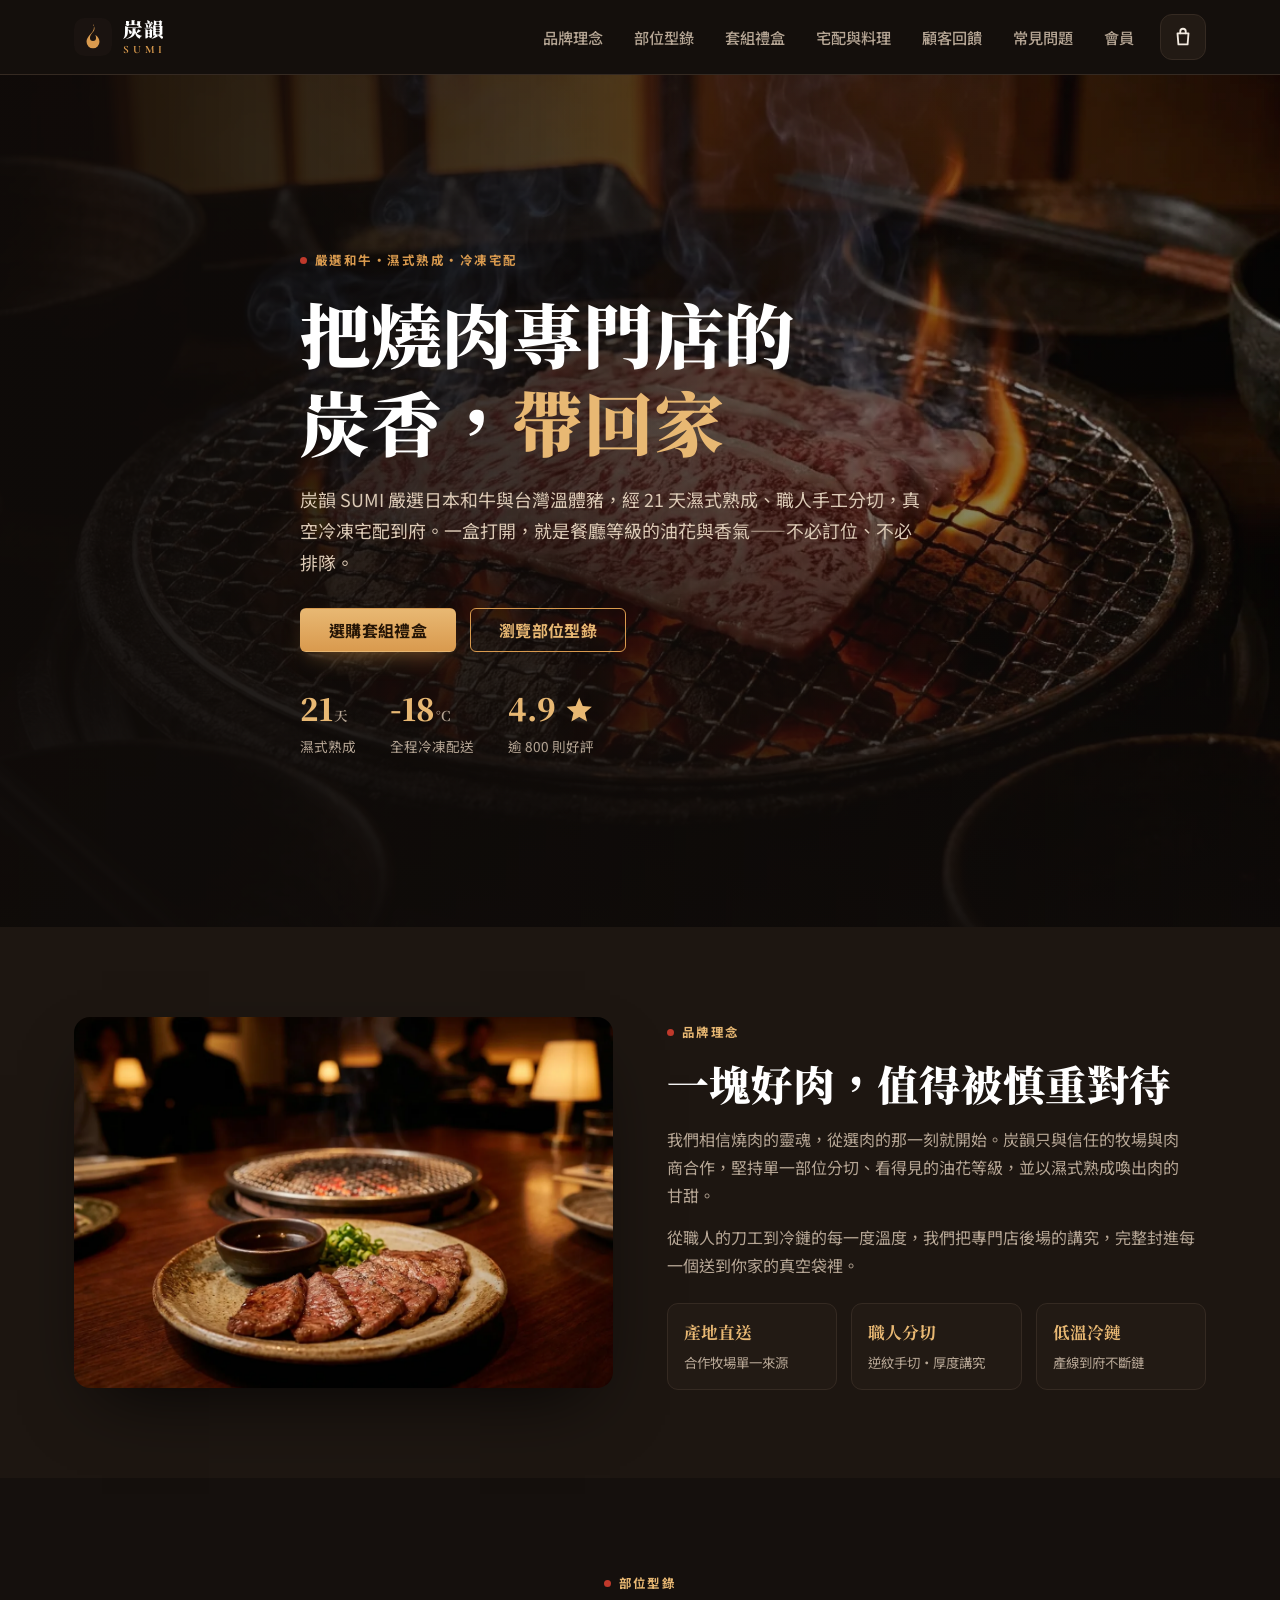
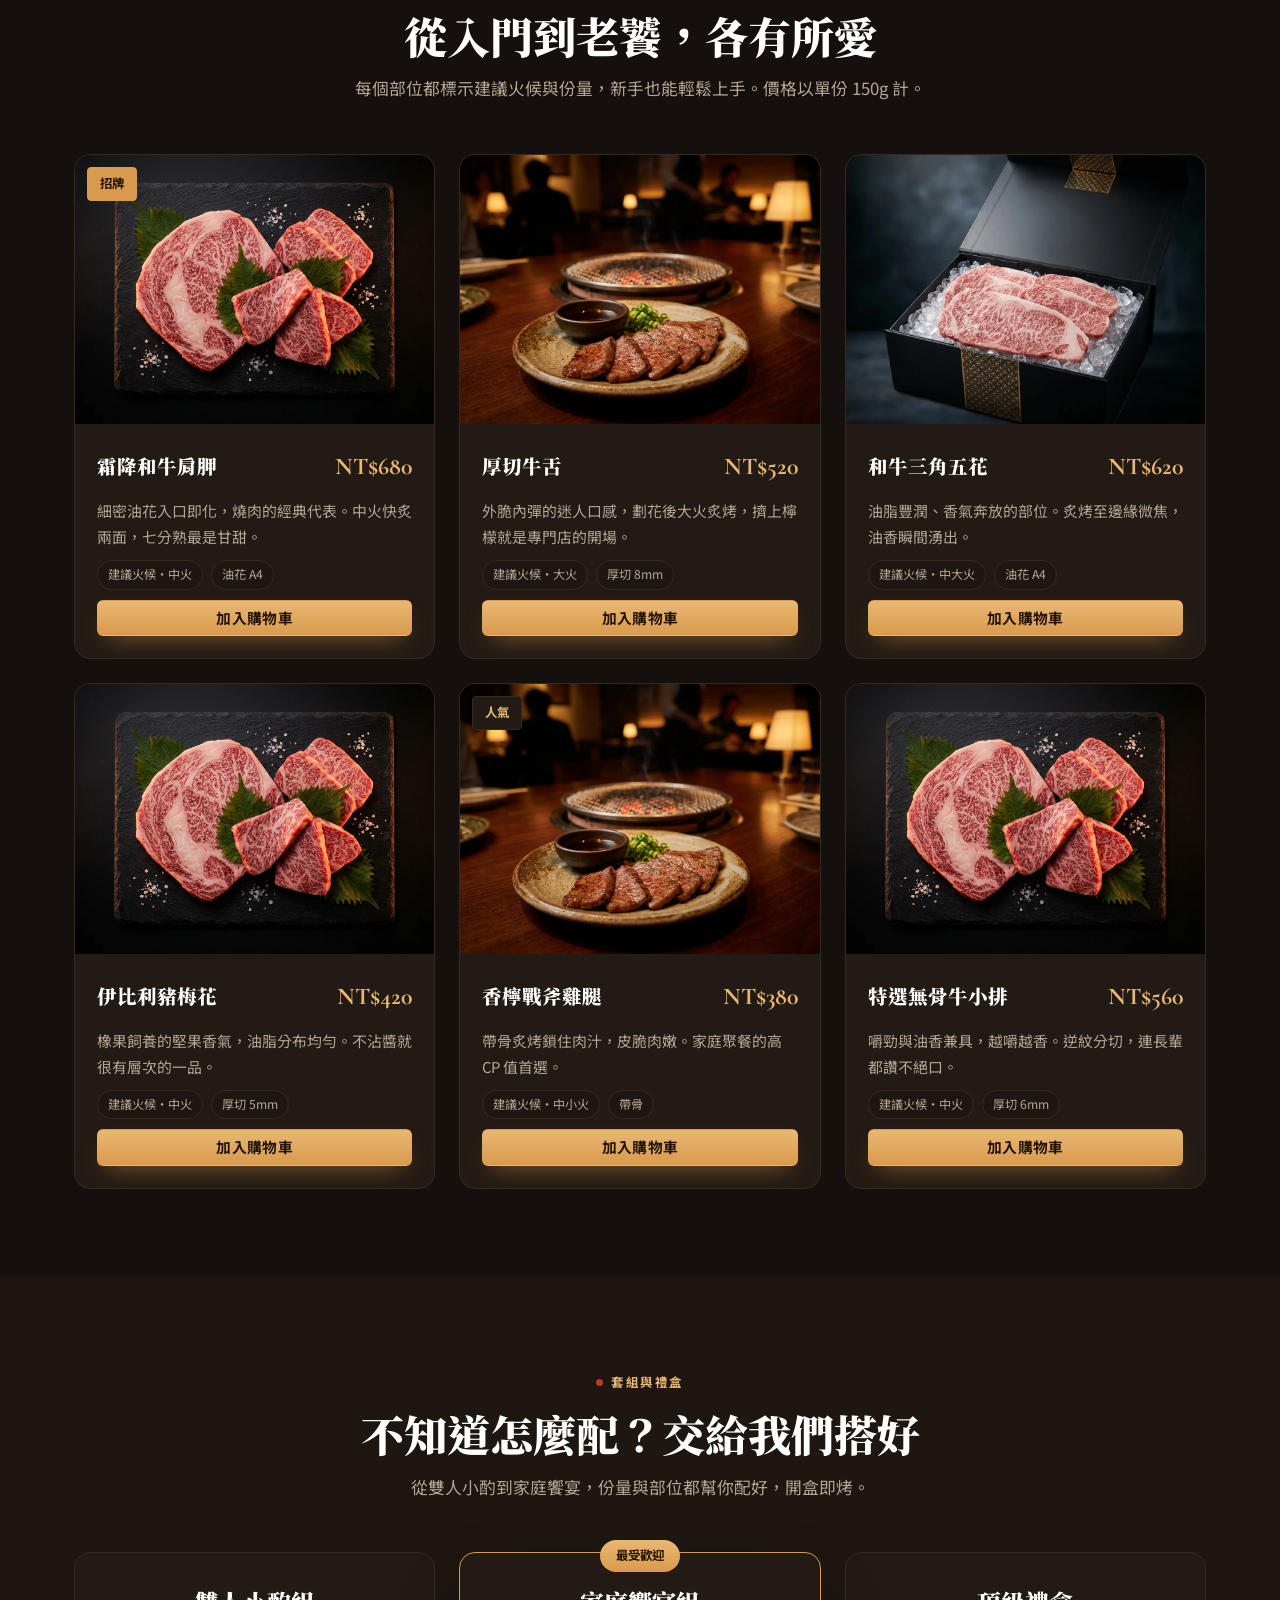
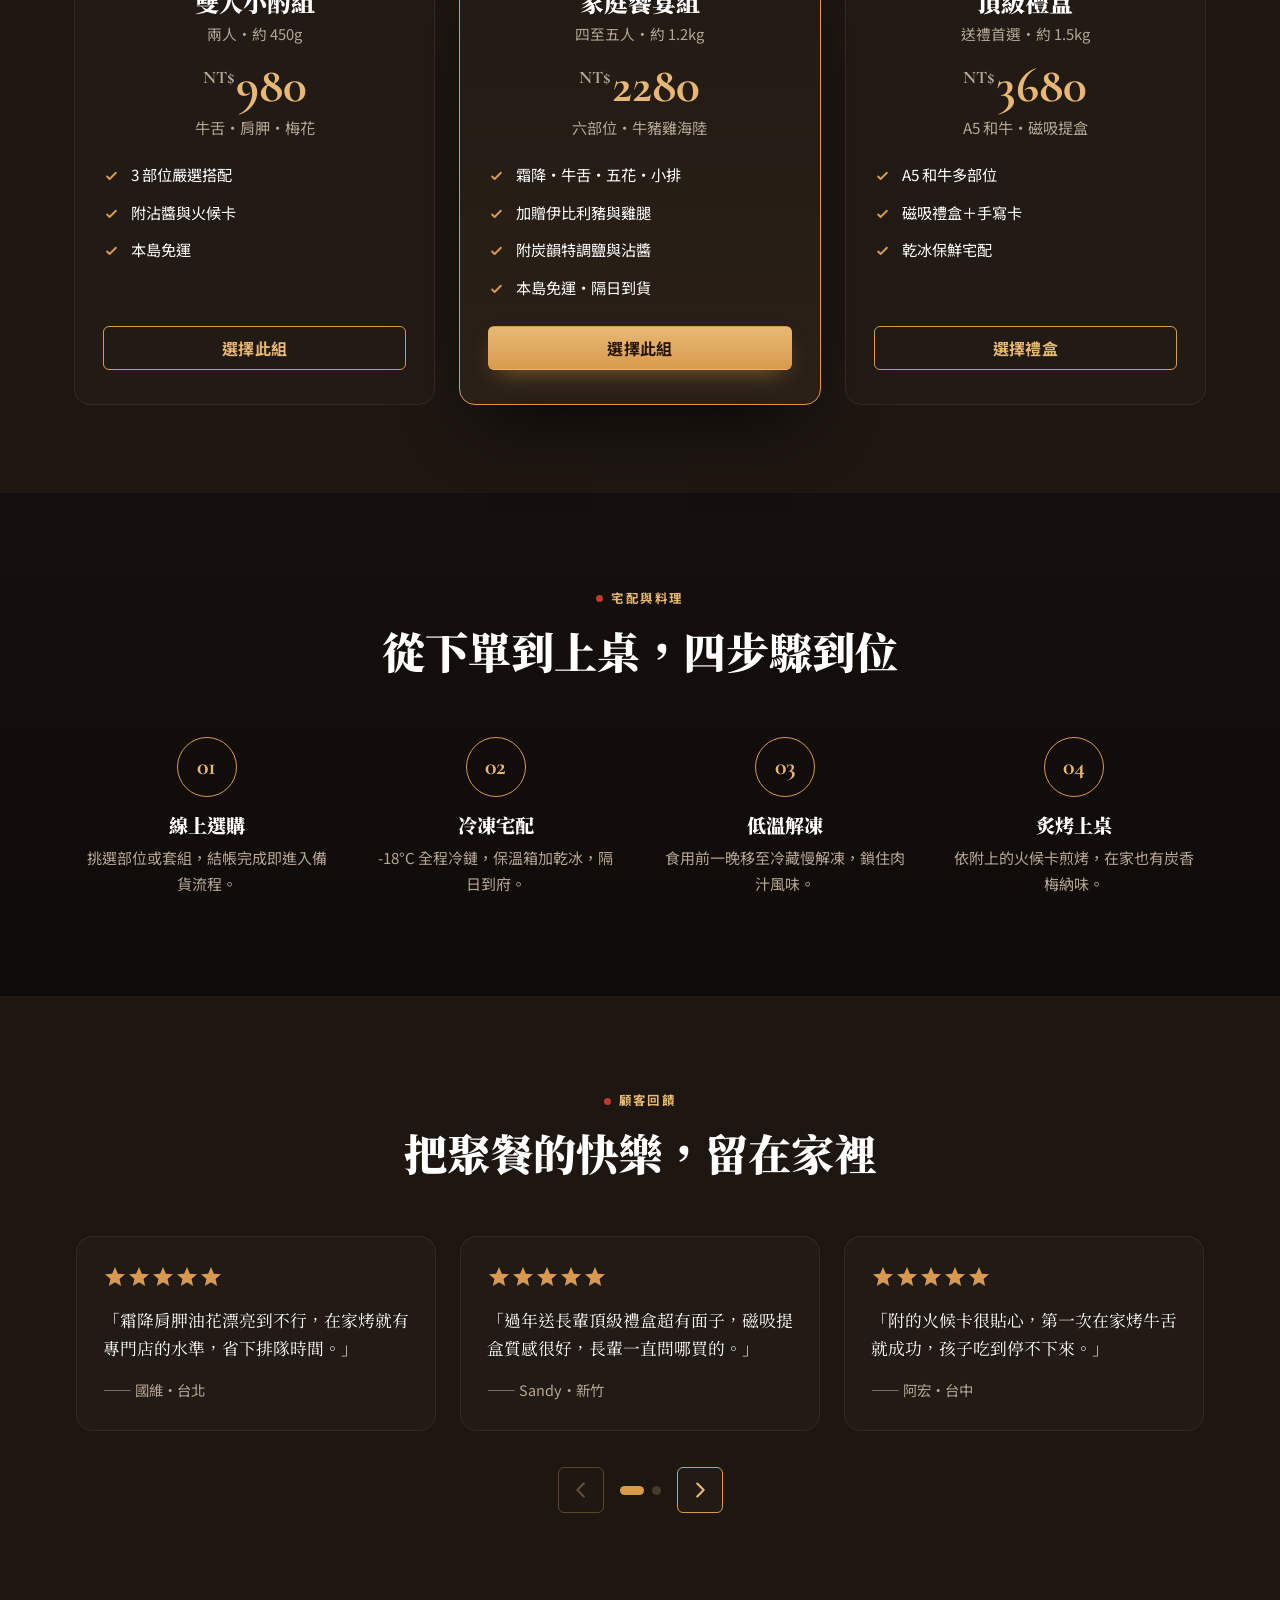
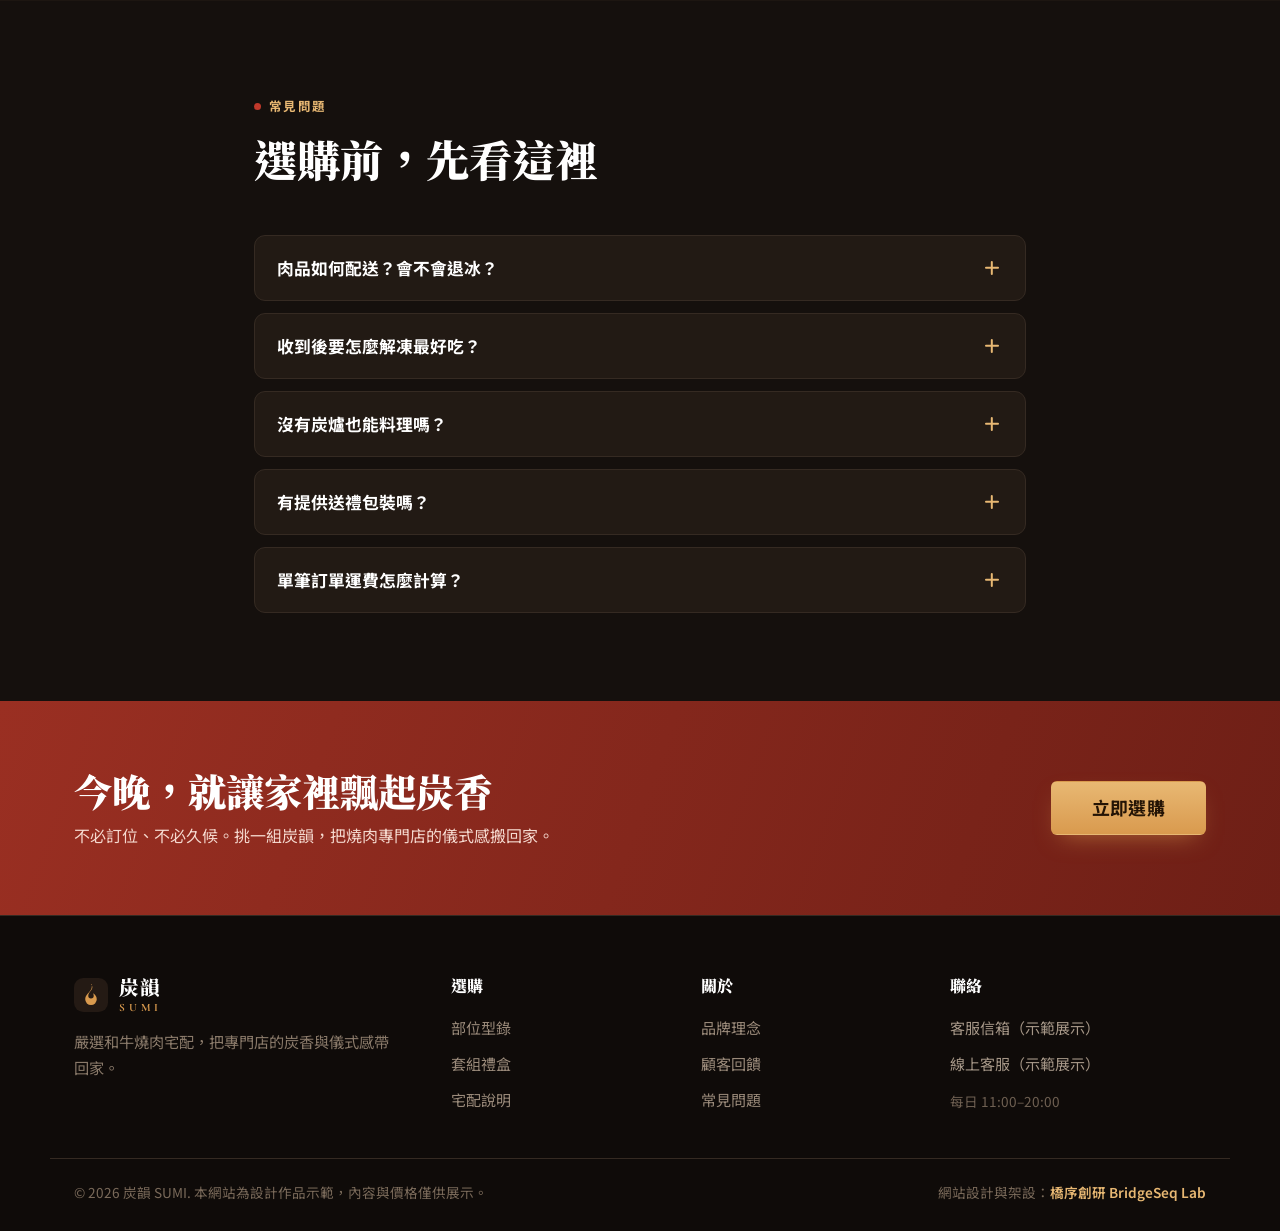
<file: index.html>
<!DOCTYPE html>
<html lang="zh-Hant">
<head>
<meta charset="UTF-8">
<meta name="viewport" content="width=device-width, initial-scale=1">
<title>炭韻 SUMI｜和牛燒肉宅配・在家也有專門店的炭香</title>
<meta name="description" content="炭韻 SUMI 嚴選日本和牛與台灣溫體豬，濕式熟成、職人分切、真空冷凍宅配到府。從厚切牛舌到霜降肩胛，在家就能複刻燒肉專門店的炭火香。禮盒與套組任選。">
<meta name="keywords" content="和牛宅配,燒肉宅配,和牛禮盒,燒肉組合,厚切牛舌,霜降牛,冷凍宅配,在家燒肉,熟成牛肉">
<link rel="canonical" href="https://izzo24.github.io/sumi-yakiniku/">
<meta property="og:type" content="website">
<meta property="og:locale" content="zh_TW">
<meta property="og:site_name" content="炭韻 SUMI">
<meta property="og:title" content="炭韻 SUMI｜和牛燒肉宅配・在家也有專門店的炭香">
<meta property="og:description" content="嚴選和牛、濕式熟成、職人分切，真空冷凍宅配到府。在家複刻燒肉專門店的炭火香。">
<meta property="og:url" content="https://izzo24.github.io/sumi-yakiniku/">
<meta property="og:image" content="https://izzo24.github.io/sumi-yakiniku/images/hero.webp">
<meta name="twitter:card" content="summary_large_image">
<meta name="theme-color" content="#1a1310">
<link rel="icon" href="data:image/svg+xml,%3Csvg xmlns='http://www.w3.org/2000/svg' viewBox='0 0 32 32'%3E%3Crect width='32' height='32' rx='8' fill='%231a1310'/%3E%3Cpath d='M16 5c2.5 3 1 5.2-.2 6.6C14 13.6 13 15 13 17a3 3 0 006 0c0-1-.3-1.9-.8-2.7 2.2 1 3.8 3.2 3.8 5.9a6 6 0 11-12 0c0-4.6 4.4-6.6 6-10.2.4-.9.7-2.6 0-5z' fill='%23d99a4e'/%3E%3C/svg%3E">
<link rel="preconnect" href="https://fonts.googleapis.com">
<link rel="preconnect" href="https://fonts.gstatic.com" crossorigin>
<link href="https://fonts.googleapis.com/css2?family=Cormorant+Garamond:wght@500;600;700&family=Noto+Serif+TC:wght@500;600;700;900&family=Noto+Sans+TC:wght@400;500;700&display=swap" rel="stylesheet">
<link rel="stylesheet" href="./assets/style.css?v=2">
<script type="application/ld+json">
{
  "@context":"https://schema.org",
  "@graph":[
    {"@type":"Organization","@id":"https://izzo24.github.io/sumi-yakiniku/#org","name":"炭韻 SUMI","url":"https://izzo24.github.io/sumi-yakiniku/","logo":"https://izzo24.github.io/sumi-yakiniku/images/hero.webp","description":"嚴選和牛與溫體豬的燒肉食材宅配品牌，濕式熟成、職人分切、冷凍宅配。","areaServed":"TW"},
    {"@type":"WebSite","@id":"https://izzo24.github.io/sumi-yakiniku/#web","url":"https://izzo24.github.io/sumi-yakiniku/","name":"炭韻 SUMI","inLanguage":"zh-Hant","publisher":{"@id":"https://izzo24.github.io/sumi-yakiniku/#org"}},
    {"@type":"Product","name":"炭韻和牛燒肉宅配組合","image":"https://izzo24.github.io/sumi-yakiniku/images/cuts.webp","description":"嚴選日本和牛與台灣溫體豬，濕式熟成、職人分切，真空冷凍宅配到府。","brand":{"@id":"https://izzo24.github.io/sumi-yakiniku/#org"},"offers":{"@type":"AggregateOffer","priceCurrency":"TWD","lowPrice":"380","highPrice":"3680","offerCount":"6","availability":"https://schema.org/InStock"},"aggregateRating":{"@type":"AggregateRating","ratingValue":"4.9","reviewCount":"864"}},
    {"@type":"FAQPage","mainEntity":[
      {"@type":"Question","name":"肉品如何配送？會不會退冰？","acceptedAnswer":{"@type":"Answer","text":"全程 -18°C 冷凍宅配，使用保溫箱與乾冰確保到府時仍維持冷凍狀態，全台本島隔日到貨。"}},
      {"@type":"Question","name":"收到後要怎麼解凍最好吃？","acceptedAnswer":{"@type":"Answer","text":"建議食用前一晚移至冷藏室低溫慢解凍 8–12 小時，可最大程度保留肉汁與風味，避免室溫退冰。"}},
      {"@type":"Question","name":"沒有炭爐也能料理嗎？","acceptedAnswer":{"@type":"Answer","text":"可以。鑄鐵盤、氣炸鍋或平底鍋皆可，每份附職人火候建議卡，在家也能煎出漂亮的梅納香氣。"}},
      {"@type":"Question","name":"有提供送禮包裝嗎？","acceptedAnswer":{"@type":"Answer","text":"禮盒系列採用磁吸提盒與乾冰保鮮，附手寫卡服務，適合中秋、過年與商務送禮。"}}
    ]},
    {"@type":"BreadcrumbList","itemListElement":[
      {"@type":"ListItem","position":1,"name":"首頁","item":"https://izzo24.github.io/sumi-yakiniku/"},
      {"@type":"ListItem","position":2,"name":"部位型錄","item":"https://izzo24.github.io/sumi-yakiniku/#cuts"},
      {"@type":"ListItem","position":3,"name":"套組禮盒","item":"https://izzo24.github.io/sumi-yakiniku/#sets"}
    ]}
  ]
}
</script>
</head>
<body data-currency="NT$" data-ship-free="1500" data-ship-fee="180">
<a class="skip" href="#main">跳至主要內容</a>

<header class="nav" id="top">
  <div class="wrap nav__in">
    <button class="burger" id="burger" aria-label="開啟選單" aria-expanded="false" aria-controls="menu"><span></span><span></span><span></span></button>
    <a class="brand" href="#top" aria-label="炭韻 SUMI 首頁">
      <svg class="brand__mk" viewBox="0 0 40 40" width="38" height="38" aria-hidden="true"><rect width="40" height="40" rx="11" fill="#1a1310"/><path d="M20 7c3 3.6 1.2 6.3-.3 8C18 17 16.8 18.7 16.8 21a3.2 3.2 0 006.4 0c0-1.1-.3-2.1-.9-3 2.6 1.2 4.5 3.9 4.5 7.1a6.8 6.8 0 11-13.6 0c0-5.5 5.2-7.9 7.1-12.2.5-1.1.9-3.1.7-5.9z" fill="#d99a4e"/></svg>
      <span class="brand__tx"><b>炭韻</b><i>SUMI</i></span>
    </a>
    <nav class="menu" id="menu" aria-label="主選單">
      <a href="#story">品牌理念</a>
      <a href="#cuts">部位型錄</a>
      <a href="#sets">套組禮盒</a>
      <a href="#how">宅配與料理</a>
      <a href="#reviews">顧客回饋</a>
      <a href="#faq">常見問題</a>
    <a href="./member.html">會員</a></nav>
  </div>
</header>

<main id="main">

  <section class="hero">
    <div class="hero__bg"><img src="./images/hero.webp" alt="和牛在炭火上炙烤，油花滋滋作響" width="1376" height="768" fetchpriority="high"></div>
    <div class="wrap hero__in">
      <span class="eyebrow"><span class="dot"></span>嚴選和牛・濕式熟成・冷凍宅配</span>
      <h1>把燒肉專門店的<br>炭香，<span class="hl">帶回家</span></h1>
      <p class="lede">炭韻 SUMI 嚴選日本和牛與台灣溫體豬，經 21 天濕式熟成、職人手工分切，真空冷凍宅配到府。一盒打開，就是餐廳等級的油花與香氣——不必訂位、不必排隊。</p>
      <div class="hero__cta">
        <a class="btn btn--cta" href="#sets">選購套組禮盒</a>
        <a class="btn btn--ghost" href="#cuts">瀏覽部位型錄</a>
      </div>
      <ul class="trust">
        <li><strong>21<i>天</i></strong><span>濕式熟成</span></li>
        <li><strong>-18<i>°C</i></strong><span>全程冷凍配送</span></li>
        <li><strong>4.9 <svg class="ministar" viewBox="0 0 24 24" width="15" height="15" aria-hidden="true"><path d="M12 17.3l-6.18 3.7 1.64-7.03L2 9.24l7.19-.61L12 2l2.81 6.63 7.19.61-5.46 4.73 1.64 7.03z" fill="currentColor"/></svg></strong><span>逾 800 則好評</span></li>
      </ul>
    </div>
  </section>

  <section class="story" id="story">
    <div class="wrap story__in">
      <div class="story__media">
        <img src="./images/plated.webp" alt="炙烤和牛盛盤，旁有炭爐微光" width="1376" height="768" loading="lazy">
      </div>
      <div class="story__copy">
        <span class="eyebrow eyebrow--gold"><span class="dot"></span>品牌理念</span>
        <h2>一塊好肉，值得被慎重對待</h2>
        <p>我們相信燒肉的靈魂，從選肉的那一刻就開始。炭韻只與信任的牧場與肉商合作，堅持單一部位分切、看得見的油花等級，並以濕式熟成喚出肉的甘甜。</p>
        <p>從職人的刀工到冷鏈的每一度溫度，我們把專門店後場的講究，完整封進每一個送到你家的真空袋裡。</p>
        <div class="story__marks">
          <div><b>產地直送</b><span>合作牧場單一來源</span></div>
          <div><b>職人分切</b><span>逆紋手切・厚度講究</span></div>
          <div><b>低溫冷鏈</b><span>產線到府不斷鏈</span></div>
        </div>
      </div>
    </div>
  </section>

  <section class="cuts" id="cuts">
    <div class="wrap">
      <header class="sec-head">
        <span class="eyebrow eyebrow--gold eyebrow--c"><span class="dot"></span>部位型錄</span>
        <h2>從入門到老饕，各有所愛</h2>
        <p>每個部位都標示建議火候與份量，新手也能輕鬆上手。價格以單份 150g 計。</p>
      </header>
      <div class="grid grid--3 cut-grid">
        <article class="card cut">
          <div class="cut__img"><img src="./images/cuts.webp" alt="霜降和牛肩胛" width="600" height="450" loading="lazy"><span class="tag tag--gold">招牌</span></div>
          <div class="cut__body">
            <div class="cut__top"><h3>霜降和牛肩胛</h3><span class="price">NT$680</span></div>
            <p>細密油花入口即化，燒肉的經典代表。中火快炙兩面，七分熟最是甘甜。</p>
            <ul class="chips"><li>建議火候・中火</li><li>油花 A4</li></ul>
            <button class="btn btn--cta btn--sm add" data-name="霜降和牛肩胛">加入購物車</button>
          </div>
        </article>
        <article class="card cut">
          <div class="cut__img"><img src="./images/plated.webp" alt="厚切牛舌" width="600" height="450" loading="lazy"></div>
          <div class="cut__body">
            <div class="cut__top"><h3>厚切牛舌</h3><span class="price">NT$520</span></div>
            <p>外脆內彈的迷人口感，劃花後大火炙烤，擠上檸檬就是專門店的開場。</p>
            <ul class="chips"><li>建議火候・大火</li><li>厚切 8mm</li></ul>
            <button class="btn btn--cta btn--sm add" data-name="厚切牛舌">加入購物車</button>
          </div>
        </article>
        <article class="card cut">
          <div class="cut__img"><img src="./images/giftbox.webp" alt="和牛五花" width="600" height="450" loading="lazy"></div>
          <div class="cut__body">
            <div class="cut__top"><h3>和牛三角五花</h3><span class="price">NT$620</span></div>
            <p>油脂豐潤、香氣奔放的部位。炙烤至邊緣微焦，油香瞬間湧出。</p>
            <ul class="chips"><li>建議火候・中大火</li><li>油花 A4</li></ul>
            <button class="btn btn--cta btn--sm add" data-name="和牛三角五花">加入購物車</button>
          </div>
        </article>
        <article class="card cut">
          <div class="cut__img"><img src="./images/cuts.webp" alt="伊比利豬梅花" width="600" height="450" loading="lazy"></div>
          <div class="cut__body">
            <div class="cut__top"><h3>伊比利豬梅花</h3><span class="price">NT$420</span></div>
            <p>橡果飼養的堅果香氣，油脂分布均勻。不沾醬就很有層次的一品。</p>
            <ul class="chips"><li>建議火候・中火</li><li>厚切 5mm</li></ul>
            <button class="btn btn--cta btn--sm add" data-name="伊比利豬梅花">加入購物車</button>
          </div>
        </article>
        <article class="card cut">
          <div class="cut__img"><img src="./images/plated.webp" alt="戰斧雞腿排" width="600" height="450" loading="lazy"><span class="tag">人氣</span></div>
          <div class="cut__body">
            <div class="cut__top"><h3>香檸戰斧雞腿</h3><span class="price">NT$380</span></div>
            <p>帶骨炙烤鎖住肉汁，皮脆肉嫩。家庭聚餐的高 CP 值首選。</p>
            <ul class="chips"><li>建議火候・中小火</li><li>帶骨</li></ul>
            <button class="btn btn--cta btn--sm add" data-name="香檸戰斧雞腿">加入購物車</button>
          </div>
        </article>
        <article class="card cut">
          <div class="cut__img"><img src="./images/cuts.webp" alt="特選牛小排" width="600" height="450" loading="lazy"></div>
          <div class="cut__body">
            <div class="cut__top"><h3>特選無骨牛小排</h3><span class="price">NT$560</span></div>
            <p>嚼勁與油香兼具，越嚼越香。逆紋分切，連長輩都讚不絕口。</p>
            <ul class="chips"><li>建議火候・中火</li><li>厚切 6mm</li></ul>
            <button class="btn btn--cta btn--sm add" data-name="特選無骨牛小排">加入購物車</button>
          </div>
        </article>
      </div>
    </div>
  </section>

  <section class="sets" id="sets">
    <div class="wrap">
      <header class="sec-head">
        <span class="eyebrow eyebrow--gold eyebrow--c"><span class="dot"></span>套組與禮盒</span>
        <h2>不知道怎麼配？交給我們搭好</h2>
        <p>從雙人小酌到家庭饗宴，份量與部位都幫你配好，開盒即烤。</p>
      </header>
      <div class="grid grid--3 plan-grid">
        <article class="card plan">
          <h3>雙人小酌組</h3>
          <p class="plan__sub">兩人・約 450g</p>
          <div class="plan__price"><span>NT$</span>980</div>
          <p class="plan__note">牛舌・肩胛・梅花</p>
          <ul class="ticks"><li>3 部位嚴選搭配</li><li>附沾醬與火候卡</li><li>本島免運</li></ul>
          <button class="btn btn--ghost btn--block add" data-name="雙人小酌組">選擇此組</button>
        </article>
        <article class="card plan plan--featured">
          <span class="plan__flag">最受歡迎</span>
          <h3>家庭饗宴組</h3>
          <p class="plan__sub">四至五人・約 1.2kg</p>
          <div class="plan__price"><span>NT$</span>2280</div>
          <p class="plan__note">六部位・牛豬雞海陸</p>
          <ul class="ticks"><li>霜降・牛舌・五花・小排</li><li>加贈伊比利豬與雞腿</li><li>附炭韻特調鹽與沾醬</li><li>本島免運・隔日到貨</li></ul>
          <button class="btn btn--cta btn--block add" data-name="家庭饗宴組">選擇此組</button>
        </article>
        <article class="card plan">
          <h3>頂級禮盒</h3>
          <p class="plan__sub">送禮首選・約 1.5kg</p>
          <div class="plan__price"><span>NT$</span>3680</div>
          <p class="plan__note">A5 和牛・磁吸提盒</p>
          <ul class="ticks"><li>A5 和牛多部位</li><li>磁吸禮盒＋手寫卡</li><li>乾冰保鮮宅配</li></ul>
          <button class="btn btn--ghost btn--block add" data-name="頂級禮盒">選擇禮盒</button>
        </article>
      </div>
    </div>
  </section>

  <section class="how" id="how">
    <div class="wrap">
      <header class="sec-head sec-head--light">
        <span class="eyebrow eyebrow--gold eyebrow--c"><span class="dot"></span>宅配與料理</span>
        <h2>從下單到上桌，四步驟到位</h2>
      </header>
      <div class="grid grid--4 flow">
        <div class="flow__step"><span class="flow__n">01</span><h3>線上選購</h3><p>挑選部位或套組，結帳完成即進入備貨流程。</p></div>
        <div class="flow__step"><span class="flow__n">02</span><h3>冷凍宅配</h3><p>-18°C 全程冷鏈，保溫箱加乾冰，隔日到府。</p></div>
        <div class="flow__step"><span class="flow__n">03</span><h3>低溫解凍</h3><p>食用前一晚移至冷藏慢解凍，鎖住肉汁風味。</p></div>
        <div class="flow__step"><span class="flow__n">04</span><h3>炙烤上桌</h3><p>依附上的火候卡煎烤，在家也有炭香梅納味。</p></div>
      </div>
    </div>
  </section>

  <section class="reviews" id="reviews">
    <div class="wrap">
      <header class="sec-head">
        <span class="eyebrow eyebrow--gold eyebrow--c"><span class="dot"></span>顧客回饋</span>
        <h2>把聚餐的快樂，留在家裡</h2>
      </header>
      <div class="rev-track" id="revTrack">
        <figure class="card rev"><div class="stars" data-rating="5" role="img" aria-label="五顆星評價"></div><blockquote>「霜降肩胛油花漂亮到不行，在家烤就有專門店的水準，省下排隊時間。」</blockquote><figcaption>—— 國維・台北</figcaption></figure>
        <figure class="card rev"><div class="stars" data-rating="5" role="img" aria-label="五顆星評價"></div><blockquote>「過年送長輩頂級禮盒超有面子，磁吸提盒質感很好，長輩一直問哪買的。」</blockquote><figcaption>—— Sandy・新竹</figcaption></figure>
        <figure class="card rev"><div class="stars" data-rating="5" role="img" aria-label="五顆星評價"></div><blockquote>「附的火候卡很貼心，第一次在家烤牛舌就成功，孩子吃到停不下來。」</blockquote><figcaption>—— 阿宏・台中</figcaption></figure>
        <figure class="card rev"><div class="stars" data-rating="4" role="img" aria-label="四顆星評價"></div><blockquote>「冷凍宅配很扎實，乾冰到貨還很冰。希望多出一些海鮮部位。」</blockquote><figcaption>—— Ariel・高雄</figcaption></figure>
      </div>
      <div class="rev-dots" id="revDots" aria-hidden="true"></div>
    </div>
  </section>

  <section class="faq" id="faq">
    <div class="wrap faq__in">
      <header class="sec-head sec-head--left">
        <span class="eyebrow eyebrow--gold"><span class="dot"></span>常見問題</span>
        <h2>選購前，先看這裡</h2>
      </header>
      <div class="acc" id="acc">
        <div class="acc__item"><button class="acc__q" aria-expanded="false">肉品如何配送？會不會退冰？<span class="acc__ic" aria-hidden="true"></span></button><div class="acc__a"><p>全程 -18°C 冷凍宅配，使用保溫箱與乾冰確保到府時仍維持冷凍狀態，全台本島隔日到貨。</p></div></div>
        <div class="acc__item"><button class="acc__q" aria-expanded="false">收到後要怎麼解凍最好吃？<span class="acc__ic" aria-hidden="true"></span></button><div class="acc__a"><p>建議食用前一晚移至冷藏室低溫慢解凍 8–12 小時，可最大程度保留肉汁與風味，避免直接室溫退冰。</p></div></div>
        <div class="acc__item"><button class="acc__q" aria-expanded="false">沒有炭爐也能料理嗎？<span class="acc__ic" aria-hidden="true"></span></button><div class="acc__a"><p>可以。鑄鐵盤、氣炸鍋或平底鍋皆可，每份附職人火候建議卡，在家也能煎出漂亮的梅納香氣。</p></div></div>
        <div class="acc__item"><button class="acc__q" aria-expanded="false">有提供送禮包裝嗎？<span class="acc__ic" aria-hidden="true"></span></button><div class="acc__a"><p>禮盒系列採用磁吸提盒與乾冰保鮮，並附手寫卡服務，適合中秋、過年與商務送禮。</p></div></div>
        <div class="acc__item"><button class="acc__q" aria-expanded="false">單筆訂單運費怎麼計算？<span class="acc__ic" aria-hidden="true"></span></button><div class="acc__a"><p>全台本島單筆滿 NT$1,500 免冷凍運費，未滿酌收 NT$180；外島地區請來訊確認配送方式。</p></div></div>
      </div>
    </div>
  </section>

  <section class="cta-band">
    <div class="wrap cta-band__in">
      <div>
        <h2>今晚，就讓家裡飄起炭香</h2>
        <p>不必訂位、不必久候。挑一組炭韻，把燒肉專門店的儀式感搬回家。</p>
      </div>
      <a class="btn btn--cta btn--lg" href="#sets">立即選購</a>
    </div>
  </section>

</main>

<footer class="foot">
  <div class="wrap foot__in">
    <div class="foot__brand">
      <a class="brand brand--foot" href="#top" aria-label="炭韻 SUMI">
        <svg class="brand__mk" viewBox="0 0 40 40" width="34" height="34" aria-hidden="true"><rect width="40" height="40" rx="11" fill="#241a14"/><path d="M20 7c3 3.6 1.2 6.3-.3 8C18 17 16.8 18.7 16.8 21a3.2 3.2 0 006.4 0c0-1.1-.3-2.1-.9-3 2.6 1.2 4.5 3.9 4.5 7.1a6.8 6.8 0 11-13.6 0c0-5.5 5.2-7.9 7.1-12.2.5-1.1.9-3.1.7-5.9z" fill="#d99a4e"/></svg>
        <span class="brand__tx"><b>炭韻</b><i>SUMI</i></span>
      </a>
      <p>嚴選和牛燒肉宅配，把專門店的炭香與儀式感帶回家。</p>
    </div>
    <nav class="foot__col" aria-label="選購"><h4>選購</h4><a href="#cuts">部位型錄</a><a href="#sets">套組禮盒</a><a href="#how">宅配說明</a></nav>
    <nav class="foot__col" aria-label="關於"><h4>關於</h4><a href="#story">品牌理念</a><a href="#reviews">顧客回饋</a><a href="#faq">常見問題</a></nav>
    <div class="foot__col"><h4>聯絡</h4><span class="foot__static">客服信箱（示範展示）</span><span class="foot__static">線上客服（示範展示）</span><p class="foot__hours">每日 11:00–20:00</p></div>
  </div>
  <div class="wrap foot__btm">
    <small>© 2026 炭韻 SUMI. 本網站為設計作品示範，內容與價格僅供展示。</small>
    <small class="foot__credit">網站設計與架設：<a href="https://bridgeseqlab.com" target="_blank" rel="noopener">橋序創研 BridgeSeq Lab</a></small>
  </div>
</footer>

<button class="totop" id="totop" aria-label="回到頂端"><svg viewBox="0 0 24 24" width="22" height="22" aria-hidden="true"><path d="M12 19V6M6 12l6-6 6 6" fill="none" stroke="currentColor" stroke-width="2.2" stroke-linecap="round" stroke-linejoin="round"/></svg></button>
<div class="toast" id="toast" role="status" aria-live="polite"></div>
<script src="./assets/app.js" defer></script>
</body>
</html>
</file>
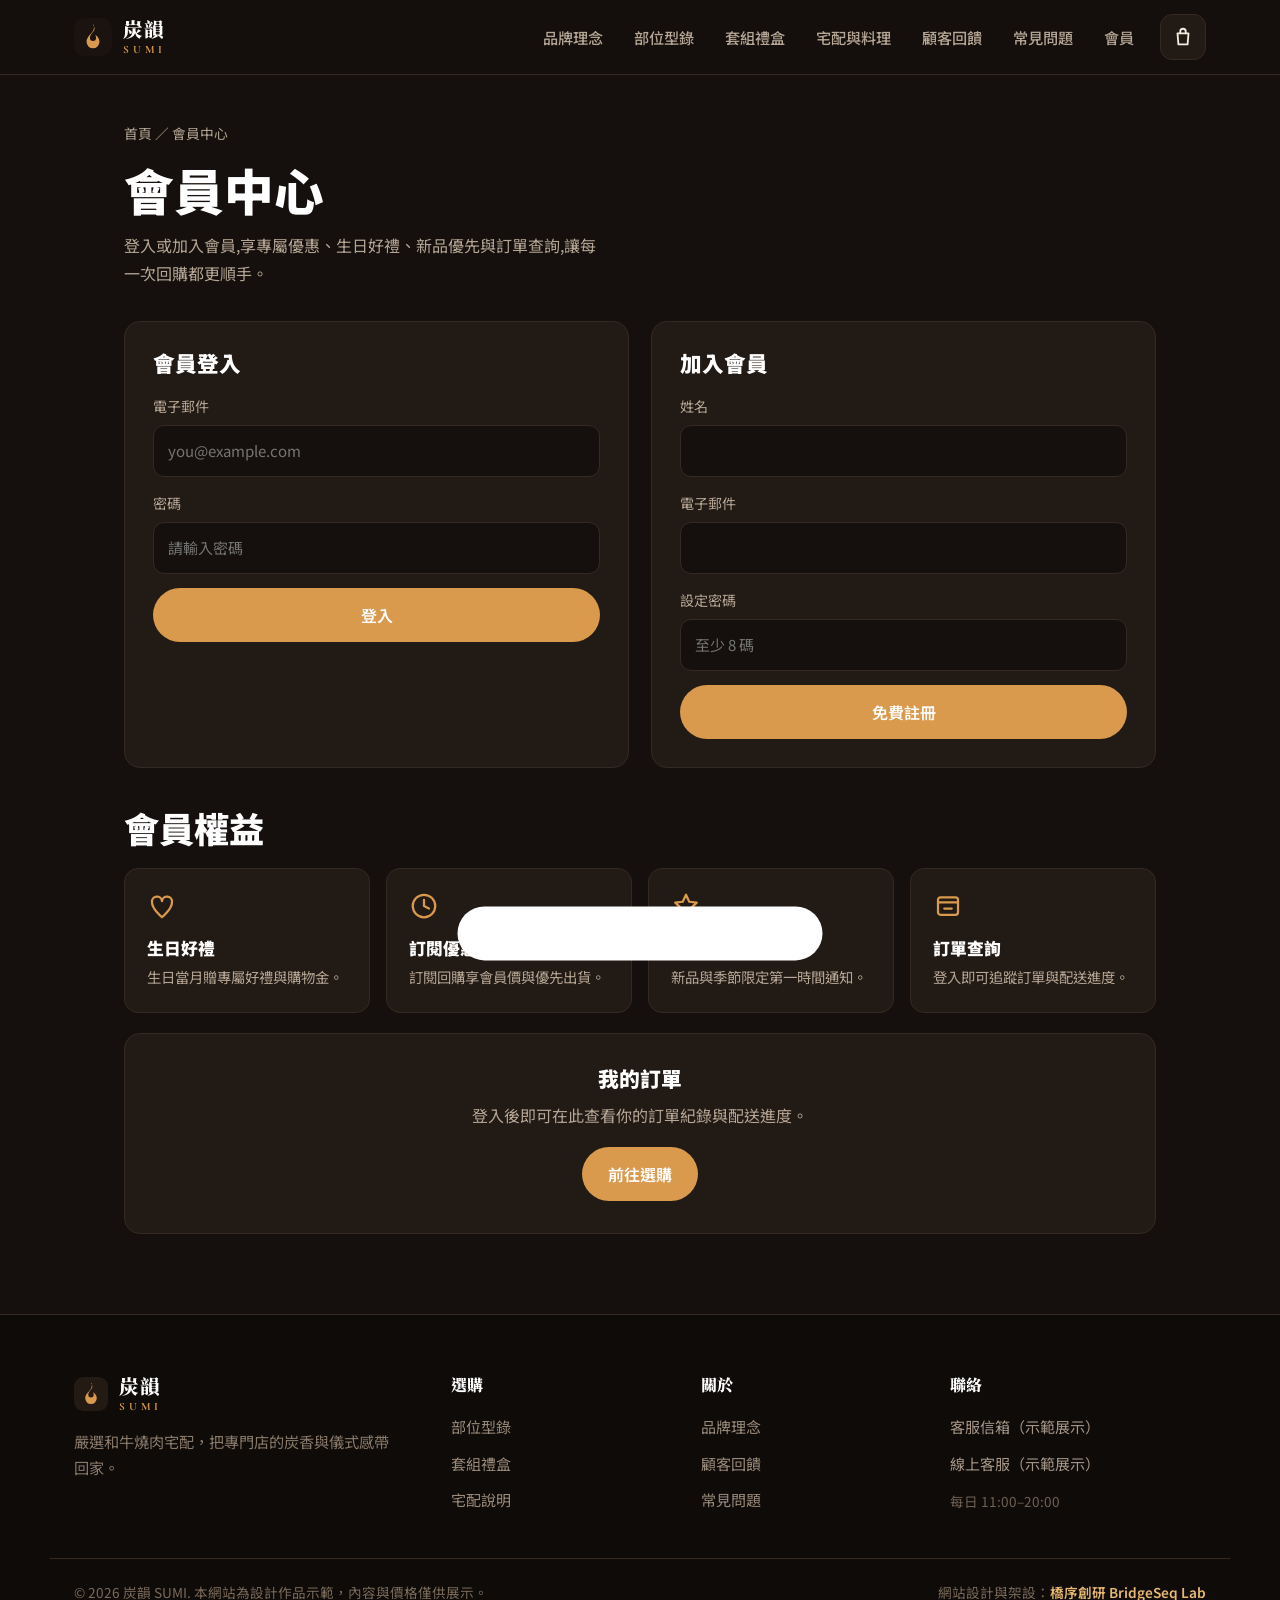
<file: member.html>
<!DOCTYPE html>
<html lang="zh-Hant">
<head>
<meta charset="UTF-8">
<meta name="viewport" content="width=device-width, initial-scale=1">
<title>會員中心｜登入・註冊與訂單查詢 — 炭韻 SUMI</title>
<meta name="description" content="炭韻 SUMI 會員中心:登入或加入會員,享專屬優惠、生日好禮、新品優先與訂單查詢,管理你的訂購紀錄。">
<meta name="keywords" content="和牛宅配,燒肉宅配,和牛禮盒,燒肉組合,厚切牛舌,霜降牛,冷凍宅配,在家燒肉,熟成牛肉">
<link rel="canonical" href="https://izzo24.github.io/sumi-yakiniku/member.html">
<meta property="og:type" content="website">
<meta property="og:locale" content="zh_TW">
<meta property="og:site_name" content="炭韻 SUMI">
<meta property="og:title" content="會員中心 — 炭韻 SUMI">
<meta property="og:description" content="登入或加入會員,享專屬優惠與訂單查詢。">
<meta property="og:url" content="https://izzo24.github.io/sumi-yakiniku/member.html">
<meta property="og:image" content="https://izzo24.github.io/sumi-yakiniku/images/hero.webp">
<meta name="twitter:card" content="summary_large_image">
<meta name="theme-color" content="#1a1310">
<link rel="icon" href="data:image/svg+xml,%3Csvg xmlns='http://www.w3.org/2000/svg' viewBox='0 0 32 32'%3E%3Crect width='32' height='32' rx='8' fill='%231a1310'/%3E%3Cpath d='M16 5c2.5 3 1 5.2-.2 6.6C14 13.6 13 15 13 17a3 3 0 006 0c0-1-.3-1.9-.8-2.7 2.2 1 3.8 3.2 3.8 5.9a6 6 0 11-12 0c0-4.6 4.4-6.6 6-10.2.4-.9.7-2.6 0-5z' fill='%23d99a4e'/%3E%3C/svg%3E">
<link rel="preconnect" href="https://fonts.googleapis.com">
<link rel="preconnect" href="https://fonts.gstatic.com" crossorigin>
<link href="https://fonts.googleapis.com/css2?family=Cormorant+Garamond:wght@500;600;700&family=Noto+Serif+TC:wght@500;600;700;900&family=Noto+Sans+TC:wght@400;500;700&display=swap" rel="stylesheet">
<link rel="stylesheet" href="./assets/style.css?v=2">
<script type="application/ld+json">{"@context":"https://schema.org","@graph":[{"@type":"BreadcrumbList","itemListElement":[{"@type":"ListItem","position":1,"name":"首頁","item":"https://izzo24.github.io/sumi-yakiniku/"},{"@type":"ListItem","position":2,"name":"會員中心","item":"https://izzo24.github.io/sumi-yakiniku/member.html"}]},{"@type":"WebPage","name":"會員中心 — 炭韻 SUMI","url":"https://izzo24.github.io/sumi-yakiniku/member.html","inLanguage":"zh-Hant"}]}</script>
<style>
:root{--mc-acc:var(--orange,var(--accent,var(--clay,var(--pink,var(--green,var(--gold,var(--rust,var(--brand,#c8772f))))))));--mc-ink:var(--ink,#23211e);--mc-mut:var(--ink-2,var(--muted,var(--grey,#6b675f)));--mc-bg:var(--panel,var(--card,var(--paper-2,var(--bg-alt,#fff))));--mc-line:var(--line,#e2ddd2)}
.mc{max-width:1080px;margin:0 auto;padding:46px 24px 80px;color:var(--mc-ink)}
.mc__crumb{font-size:.86rem;color:var(--mc-mut);margin-bottom:14px}.mc__crumb a{color:var(--mc-mut)}
.mc h1{font-size:clamp(2rem,5vw,3.1rem);margin:0 0 10px;font-family:var(--display,inherit)}
.mc__sub{color:var(--mc-mut);max-width:54ch;margin-bottom:34px}
.mc__grid{display:grid;grid-template-columns:1fr 1fr;gap:22px;margin-bottom:18px}
.mc__card{background:var(--mc-bg);border:1.5px solid var(--mc-line);border-radius:16px;padding:28px}
.mc__card h2{font-size:1.35rem;margin:0 0 18px;font-family:var(--display,inherit)}
.mc__card label{display:block;font-size:.88rem;margin-bottom:14px;color:var(--mc-mut)}
.mc__card input{display:block;width:100%;margin-top:6px;padding:12px 14px;border:1.5px solid var(--mc-line);border-radius:11px;background:var(--bg,#fff);font:inherit;font-size:15px;color:var(--mc-ink)}
.mc__card input:focus{outline:none;border-color:var(--mc-acc)}
.mc__btn{display:inline-flex;align-items:center;justify-content:center;gap:8px;background:var(--mc-acc);color:#fff;border:none;border-radius:999px;padding:13px 26px;font:inherit;font-weight:600;cursor:pointer;text-decoration:none}
.mc__btn--block{width:100%}
.mc__h2{font-size:clamp(1.5rem,4vw,2.2rem);margin:38px 0 18px;font-family:var(--display,inherit)}
.mc__bn{display:grid;grid-template-columns:repeat(4,1fr);gap:16px}
.mc__b{background:var(--mc-bg);border:1.5px solid var(--mc-line);border-radius:14px;padding:22px}
.mc__b svg{width:30px;height:30px;margin-bottom:10px;color:var(--mc-acc)}
.mc__b h3{font-size:1.05rem;margin:0 0 6px;font-family:var(--display,inherit)}
.mc__b p{font-size:.9rem;color:var(--mc-mut);margin:0}
.mc__orders{margin-top:20px;background:var(--mc-bg);border:1.5px solid var(--mc-line);border-radius:16px;padding:32px;text-align:center}
.mc__orders h2{font-size:1.3rem;margin:0 0 10px;font-family:var(--display,inherit)}.mc__orders p{color:var(--mc-mut);margin:0 0 18px}
.mc__toast{position:fixed;left:50%;bottom:26px;transform:translate(-50%,160%);background:var(--mc-ink);color:#fff;padding:13px 22px;border-radius:999px;font-weight:600;z-index:500;transition:transform .4s}
.mc__toast.show{transform:translate(-50%,0)}
@media(max-width:760px){.mc__grid{grid-template-columns:1fr}.mc__bn{grid-template-columns:1fr 1fr}}
@media(max-width:480px){.mc__bn{grid-template-columns:1fr}}
</style>
</head>
<body data-currency="NT$" data-ship-free="1500" data-ship-fee="180">
<a class="skip" href="./index.html#main">跳至主要內容</a>

<header class="nav" id="top">
  <div class="wrap nav__in">
    <button class="burger" id="burger" aria-label="開啟選單" aria-expanded="false" aria-controls="menu"><span></span><span></span><span></span></button>
    <a class="brand" href="./index.html#top" aria-label="炭韻 SUMI 首頁">
      <svg class="brand__mk" viewBox="0 0 40 40" width="38" height="38" aria-hidden="true"><rect width="40" height="40" rx="11" fill="#1a1310"/><path d="M20 7c3 3.6 1.2 6.3-.3 8C18 17 16.8 18.7 16.8 21a3.2 3.2 0 006.4 0c0-1.1-.3-2.1-.9-3 2.6 1.2 4.5 3.9 4.5 7.1a6.8 6.8 0 11-13.6 0c0-5.5 5.2-7.9 7.1-12.2.5-1.1.9-3.1.7-5.9z" fill="#d99a4e"/></svg>
      <span class="brand__tx"><b>炭韻</b><i>SUMI</i></span>
    </a>
    <nav class="menu" id="menu" aria-label="主選單">
      <a href="./index.html#story">品牌理念</a>
      <a href="./index.html#cuts">部位型錄</a>
      <a href="./index.html#sets">套組禮盒</a>
      <a href="./index.html#how">宅配與料理</a>
      <a href="./index.html#reviews">顧客回饋</a>
      <a href="./index.html#faq">常見問題</a>
    <a href="./member.html" aria-current="page">會員</a></nav>
  </div>
</header>

<main id="main">
<section class="mc">
  <p class="mc__crumb"><a href="./index.html">首頁</a> ／ 會員中心</p>
  <h1>會員中心</h1>
  <p class="mc__sub">登入或加入會員,享專屬優惠、生日好禮、新品優先與訂單查詢,讓每一次回購都更順手。</p>
  <div class="mc__grid">
    <div class="mc__card"><h2>會員登入</h2><form data-demo><label>電子郵件<input type="email" required autocomplete="email" placeholder="you@example.com"></label><label>密碼<input type="password" required autocomplete="current-password" placeholder="請輸入密碼"></label><button class="mc__btn mc__btn--block" type="submit">登入</button></form></div>
    <div class="mc__card"><h2>加入會員</h2><form data-demo><label>姓名<input type="text" required autocomplete="name"></label><label>電子郵件<input type="email" required autocomplete="email"></label><label>設定密碼<input type="password" required autocomplete="new-password" placeholder="至少 8 碼"></label><button class="mc__btn mc__btn--block" type="submit">免費註冊</button></form></div>
  </div>
  <h2 class="mc__h2">會員權益</h2>
  <div class="mc__bn">
    <div class="mc__b"><svg viewBox="0 0 24 24" fill="none" stroke="currentColor" stroke-width="1.8" stroke-linecap="round" stroke-linejoin="round"><path d="M12 21S4 14.5 4 9a4 4 0 0 1 8-1 4 4 0 0 1 8 1c0 5.5-8 12-8 12z"/></svg><h3>生日好禮</h3><p>生日當月贈專屬好禮與購物金。</p></div>
    <div class="mc__b"><svg viewBox="0 0 24 24" fill="none" stroke="currentColor" stroke-width="1.8" stroke-linecap="round" stroke-linejoin="round"><circle cx="12" cy="12" r="9"/><path d="M12 7v5l4 2"/></svg><h3>訂閱優惠</h3><p>訂閱回購享會員價與優先出貨。</p></div>
    <div class="mc__b"><svg viewBox="0 0 24 24" fill="none" stroke="currentColor" stroke-width="1.8" stroke-linecap="round" stroke-linejoin="round"><path d="M12 3l2.6 5.6 6 .7-4.4 4.2 1.1 6L12 16.8 6.7 19.5l1.1-6L3.4 9.3l6-.7z"/></svg><h3>新品優先</h3><p>新品與季節限定第一時間通知。</p></div>
    <div class="mc__b"><svg viewBox="0 0 24 24" fill="none" stroke="currentColor" stroke-width="1.8" stroke-linecap="round" stroke-linejoin="round"><rect x="4" y="5" width="16" height="14" rx="2"/><path d="M4 9h16M9 14h6"/></svg><h3>訂單查詢</h3><p>登入即可追蹤訂單與配送進度。</p></div>
  </div>
  <div class="mc__orders"><h2>我的訂單</h2><p>登入後即可在此查看你的訂單紀錄與配送進度。</p><a class="mc__btn" href="./index.html#shop">前往選購</a></div>
</section>
</main>
<div class="mc__toast" id="mcToast" role="status" aria-live="polite">已送出(此為預覽展示站,尚未串接會員系統)。</div>

<footer class="foot">
  <div class="wrap foot__in">
    <div class="foot__brand">
      <a class="brand brand--foot" href="./index.html#top" aria-label="炭韻 SUMI">
        <svg class="brand__mk" viewBox="0 0 40 40" width="34" height="34" aria-hidden="true"><rect width="40" height="40" rx="11" fill="#241a14"/><path d="M20 7c3 3.6 1.2 6.3-.3 8C18 17 16.8 18.7 16.8 21a3.2 3.2 0 006.4 0c0-1.1-.3-2.1-.9-3 2.6 1.2 4.5 3.9 4.5 7.1a6.8 6.8 0 11-13.6 0c0-5.5 5.2-7.9 7.1-12.2.5-1.1.9-3.1.7-5.9z" fill="#d99a4e"/></svg>
        <span class="brand__tx"><b>炭韻</b><i>SUMI</i></span>
      </a>
      <p>嚴選和牛燒肉宅配，把專門店的炭香與儀式感帶回家。</p>
    </div>
    <nav class="foot__col" aria-label="選購"><h4>選購</h4><a href="./index.html#cuts">部位型錄</a><a href="./index.html#sets">套組禮盒</a><a href="./index.html#how">宅配說明</a></nav>
    <nav class="foot__col" aria-label="關於"><h4>關於</h4><a href="./index.html#story">品牌理念</a><a href="./index.html#reviews">顧客回饋</a><a href="./index.html#faq">常見問題</a></nav>
    <div class="foot__col"><h4>聯絡</h4><span class="foot__static">客服信箱（示範展示）</span><span class="foot__static">線上客服（示範展示）</span><p class="foot__hours">每日 11:00–20:00</p></div>
  </div>
  <div class="wrap foot__btm">
    <small>© 2026 炭韻 SUMI. 本網站為設計作品示範，內容與價格僅供展示。</small>
    <small class="foot__credit">網站設計與架設：<a href="https://bridgeseqlab.com" target="_blank" rel="noopener">橋序創研 BridgeSeq Lab</a></small>
  </div>
</footer>

<button class="totop" id="totop" aria-label="回到頂端"><svg viewBox="0 0 24 24" width="22" height="22" aria-hidden="true"><path d="M12 19V6M6 12l6-6 6 6" fill="none" stroke="currentColor" stroke-width="2.2" stroke-linecap="round" stroke-linejoin="round"/></svg></button>
<div class="toast" id="toast" role="status" aria-live="polite"></div>
<script src="./assets/app.js" defer></script>
<script>document.addEventListener("DOMContentLoaded",function(){var t=document.getElementById("mcToast");document.querySelectorAll("form[data-demo]").forEach(function(f){f.addEventListener("submit",function(e){e.preventDefault();if(t){t.classList.add("show");clearTimeout(t._t);t._t=setTimeout(function(){t.classList.remove("show");},3200);}f.reset();});});});</script>
</body>
</html>
</file>
<file: assets/style.css>
:root{
  --bg:#15100d; --bg-2:#1d1611; --panel:#221a14; --ink:#fff; --ink-2:#b6a695;
  --gold:#d99a4e; --gold-2:#e8b873; --red:#9a2f22; --red-2:#c0392b; --line:#352a22;
  --r:16px; --r-sm:11px; --maxw:1180px;
  --shadow:0 14px 36px -16px rgba(0,0,0,.7); --shadow-lg:0 30px 70px -28px rgba(0,0,0,.85);
  --serif:"Noto Serif TC",serif; --cor:"Cormorant Garamond",serif; --tc:"Noto Sans TC",system-ui,sans-serif;
}
*{box-sizing:border-box;margin:0;padding:0}
html{scroll-behavior:smooth;-webkit-text-size-adjust:100%}
body{font-family:var(--tc);color:var(--ink);background:var(--bg);line-height:1.75;overflow-x:hidden}
img{max-width:100%;height:auto;display:block}
a{color:inherit;text-decoration:none}
h1,h2,h3,h4{line-height:1.24;text-wrap:balance;font-family:var(--serif);font-weight:900}
p{text-wrap:pretty}
.wrap{width:100%;max-width:var(--maxw);margin:0 auto;padding:0 24px}
.skip{position:absolute;left:-999px;top:0;background:var(--gold);color:#1a120c;padding:10px 16px;border-radius:0 0 10px 0;z-index:200}
.skip:focus{left:0}

.btn{display:inline-flex;align-items:center;justify-content:center;gap:8px;font-family:var(--tc);font-weight:700;font-size:1rem;padding:13px 28px;border-radius:6px;border:1.5px solid transparent;cursor:pointer;transition:.22s ease;white-space:nowrap;line-height:1;letter-spacing:.02em}
.btn--cta{background:linear-gradient(180deg,var(--gold-2),var(--gold));color:#241405;box-shadow:0 10px 24px -10px rgba(217,154,78,.6)}
.btn--cta:hover{filter:brightness(1.08);transform:translateY(-2px)}
.btn--ghost{background:transparent;color:var(--gold-2);border-color:var(--gold)}
.btn--ghost:hover{background:var(--gold);color:#241405}
.btn--sm{padding:10px 18px;font-size:.92rem}
.btn--lg{padding:17px 40px;font-size:1.12rem}
.btn--block{width:100%}

.eyebrow{display:inline-flex;align-items:center;gap:8px;font-family:var(--tc);font-weight:700;font-size:.78rem;letter-spacing:.2em;text-transform:uppercase;color:var(--gold)}
.eyebrow .dot{width:7px;height:7px;border-radius:50%;background:var(--red-2);display:inline-block}
.eyebrow--gold{color:var(--gold-2)}
.eyebrow--c{justify-content:center}
.sec-head{max-width:680px;margin:0 auto 50px;text-align:center}
.sec-head--left{text-align:left;margin-left:0}
.sec-head h2{font-size:clamp(1.8rem,3.8vw,2.7rem);margin:14px 0 12px}
.sec-head p{color:var(--ink-2);font-size:1.05rem}
.sec-head--light h2{color:#fff}

.nav{position:sticky;top:0;z-index:100;background:rgba(21,16,13,.82);backdrop-filter:blur(12px);border-bottom:1px solid var(--line)}
.nav__in{display:flex;align-items:center;gap:20px;height:74px}
.brand{display:flex;align-items:center;gap:11px}
.brand__tx{display:flex;flex-direction:column;line-height:1.1;gap:4px}
.brand__tx b{font-family:var(--serif);font-size:1.24rem;font-weight:900;letter-spacing:.06em;color:var(--ink)}
.brand__tx i{font-family:var(--cor);font-style:normal;font-weight:700;font-size:.7rem;letter-spacing:.34em;color:var(--gold)}
.menu{display:flex;gap:4px;margin-left:auto}
.menu a{font-size:.95rem;font-weight:500;color:var(--ink-2);padding:8px 13px;border-radius:6px;transition:.18s}
.menu a:hover{color:var(--gold-2);background:rgba(217,154,78,.08)}
.nav__cta{margin-left:8px}
.burger{display:none;flex-direction:column;gap:5px;width:46px;height:46px;border:1px solid var(--line);border-radius:10px;background:var(--panel);cursor:pointer;align-items:center;justify-content:center;margin-left:auto}
.burger span{width:22px;height:2.4px;background:var(--gold-2);border-radius:2px;transition:.25s}
.burger[aria-expanded="true"] span:nth-child(1){transform:translateY(7.4px) rotate(45deg)}
.burger[aria-expanded="true"] span:nth-child(2){opacity:0}
.burger[aria-expanded="true"] span:nth-child(3){transform:translateY(-7.4px) rotate(-45deg)}

section{padding:88px 0}

/* hero */
.hero{position:relative;min-height:88vh;display:flex;align-items:center;overflow:hidden}
.hero__bg{position:absolute;inset:0;z-index:0}
.hero__bg img{width:100%;height:100%;object-fit:cover}
.hero::after{content:"";position:absolute;inset:0;z-index:1;background:linear-gradient(90deg,rgba(15,11,9,.95) 0%,rgba(15,11,9,.78) 42%,rgba(15,11,9,.28) 100%),linear-gradient(0deg,rgba(15,11,9,.9),rgba(15,11,9,0) 50%)}
.hero__in{position:relative;z-index:2;padding:80px 0;max-width:680px}
.hero h1{font-size:clamp(2.6rem,6.2vw,4.4rem);margin:18px 0 20px;letter-spacing:.01em}
.hero h1 .hl{color:var(--gold-2)}
.lede{font-size:1.12rem;color:#dccab6;max-width:36em}
.hero__cta{display:flex;gap:14px;margin:30px 0 30px;flex-wrap:wrap}
.trust{list-style:none;display:flex;gap:34px;flex-wrap:wrap}
.trust li{display:flex;flex-direction:column}
.trust strong{font-family:var(--serif);font-size:1.9rem;font-weight:900;color:var(--gold-2)}
.trust strong i{font-style:normal;font-size:.85rem;font-weight:600;color:var(--ink-2);margin-left:1px}
.trust span{font-size:.85rem;color:var(--ink-2)}

.card{background:var(--panel);border:1px solid var(--line);border-radius:var(--r)}
.grid{display:grid;gap:24px}
.grid--4{grid-template-columns:repeat(4,1fr)}
.grid--3{grid-template-columns:repeat(3,1fr)}

/* story */
.story{background:var(--bg-2)}
.story__in{display:grid;grid-template-columns:1fr 1fr;gap:54px;align-items:center}
.story__media img{border-radius:var(--r);aspect-ratio:16/11;object-fit:cover;box-shadow:var(--shadow-lg)}
.story__copy h2{font-size:clamp(1.8rem,3.6vw,2.6rem);margin:14px 0 16px}
.story__copy p{color:var(--ink-2);margin-bottom:14px}
.story__marks{display:flex;gap:14px;flex-wrap:wrap;margin-top:24px}
.story__marks div{background:var(--panel);border:1px solid var(--line);border-radius:var(--r-sm);padding:14px 16px;flex:1;min-width:140px}
.story__marks b{display:block;color:var(--gold-2);font-family:var(--serif);font-size:1.05rem}
.story__marks span{font-size:.84rem;color:var(--ink-2)}

/* cuts */
.cuts{background:var(--bg)}
.cut{overflow:hidden;display:flex;flex-direction:column;transition:.25s}
.cut:hover{transform:translateY(-4px);box-shadow:var(--shadow-lg);border-color:rgba(217,154,78,.4)}
.cut__img{position:relative;aspect-ratio:4/3;overflow:hidden}
.cut__img img{width:100%;height:100%;object-fit:cover;transition:.5s}
.cut:hover .cut__img img{transform:scale(1.06)}
.tag{position:absolute;top:12px;left:12px;background:var(--panel);color:var(--gold-2);font-size:.78rem;font-weight:700;padding:5px 12px;border-radius:4px;border:1px solid var(--line)}
.tag--gold{background:var(--gold);color:#241405;border-color:var(--gold)}
.cut__body{padding:22px;display:flex;flex-direction:column;gap:10px;flex:1}
.cut__top{display:flex;justify-content:space-between;align-items:baseline;gap:12px}
.cut__top h3{font-size:1.22rem}
.price{font-family:var(--cor);font-size:1.5rem;font-weight:700;color:var(--gold-2);white-space:nowrap}
.cut__body p{color:var(--ink-2);font-size:.93rem;flex:1}
.chips{list-style:none;display:flex;gap:8px;flex-wrap:wrap}
.chips li{font-size:.76rem;color:var(--ink-2);background:var(--bg-2);border:1px solid var(--line);padding:3px 10px;border-radius:999px}

/* sets / plans */
.sets{background:var(--bg-2)}
.plan{padding:34px 28px;text-align:center;position:relative;display:flex;flex-direction:column}
.plan h3{font-size:1.5rem;color:var(--ink)}
.plan__sub{color:var(--ink-2);font-size:.92rem;margin-top:4px}
.plan__price{font-family:var(--cor);font-size:3.1rem;font-weight:700;color:var(--gold-2);margin:14px 0 4px;line-height:1}
.plan__price span{font-size:1.1rem;vertical-align:super;color:var(--ink-2);margin-right:2px}
.plan__note{color:var(--ink-2);font-size:.95rem;margin-bottom:20px}
.ticks{list-style:none;text-align:left;display:flex;flex-direction:column;gap:11px;margin-bottom:26px;flex:1}
.ticks li{padding-left:28px;position:relative;font-size:.95rem;color:var(--ink)}
.ticks li::before{content:"";position:absolute;left:0;top:7px;width:17px;height:17px;border-radius:50%;background-image:url("data:image/svg+xml,%3Csvg xmlns='http://www.w3.org/2000/svg' viewBox='0 0 24 24'%3E%3Cpath d='M5 12l4 4 10-10' fill='none' stroke='%23d99a4e' stroke-width='3' stroke-linecap='round' stroke-linejoin='round'/%3E%3C/svg%3E");background-size:15px;background-repeat:no-repeat;background-position:center}
.plan--featured{border:1.5px solid var(--gold);transform:scale(1.04);box-shadow:var(--shadow-lg);background:linear-gradient(180deg,#2a201700,#2a2017),var(--panel);z-index:2}
.plan__flag{position:absolute;top:-13px;left:50%;transform:translateX(-50%);background:linear-gradient(180deg,var(--gold-2),var(--gold));color:#241405;font-size:.78rem;font-weight:700;padding:5px 16px;border-radius:999px;white-space:nowrap}

/* how / flow */
.how{background:linear-gradient(180deg,var(--bg),#0f0b09)}
.flow__step{text-align:center;padding:10px}
.flow__n{display:inline-flex;width:60px;height:60px;align-items:center;justify-content:center;font-family:var(--cor);font-size:1.5rem;font-weight:700;color:var(--gold-2);border:1.5px solid var(--gold);border-radius:50%;margin-bottom:16px}
.flow__step h3{font-size:1.2rem;margin-bottom:8px}
.flow__step p{color:var(--ink-2);font-size:.94rem}

/* reviews */
.reviews{background:var(--bg-2)}
.rev-track{display:flex;gap:24px;overflow-x:auto;scroll-snap-type:none;padding:6px 2px 18px;-webkit-overflow-scrolling:touch;scrollbar-width:none}
.rev-track::-webkit-scrollbar{display:none}
.rev{flex:0 0 360px;max-width:88vw;scroll-snap-align:center;padding:28px 26px}
.stars{display:inline-block;width:120px;height:22px;margin-bottom:12px;--p:100%;background:linear-gradient(90deg,var(--gold) 0 var(--p),#4a3a2c var(--p) 100%);-webkit-mask:url("data:image/svg+xml,%3Csvg xmlns='http://www.w3.org/2000/svg' viewBox='0 0 24 24'%3E%3Cpath d='M12 17.3l-6.18 3.7 1.64-7.03L2 9.24l7.19-.61L12 2l2.81 6.63 7.19.61-5.46 4.73 1.64 7.03z' fill='%23000'/%3E%3C/svg%3E") 0 0/24px 24px repeat-x;mask:url("data:image/svg+xml,%3Csvg xmlns='http://www.w3.org/2000/svg' viewBox='0 0 24 24'%3E%3Cpath d='M12 17.3l-6.18 3.7 1.64-7.03L2 9.24l7.19-.61L12 2l2.81 6.63 7.19.61-5.46 4.73 1.64 7.03z' fill='%23000'/%3E%3C/svg%3E") 0 0/24px 24px repeat-x}
.ministar{width:1em;height:1em;vertical-align:-.14em;color:var(--gold-2)}
.rev blockquote{font-family:var(--serif);font-size:1.05rem;color:var(--ink);margin-bottom:14px;line-height:1.7}
.rev figcaption{color:var(--ink-2);font-size:.9rem}
.rev-dots{display:flex;gap:8px;justify-content:center;margin-top:18px}
.rev-dots button{width:9px;height:9px;border-radius:50%;border:none;background:#4a3a2c;cursor:pointer;transition:.2s;padding:0}
.rev-dots button[aria-current="true"]{background:var(--gold);width:24px;border-radius:999px}

/* faq */
.faq{background:var(--bg)}
.faq__in{max-width:820px;margin:0 auto}
.acc{margin-top:28px;display:flex;flex-direction:column;gap:12px}
.acc__item{border:1px solid var(--line);border-radius:var(--r-sm);overflow:hidden;background:var(--panel)}
.acc__q{width:100%;text-align:left;background:none;border:none;padding:20px 22px;font-family:var(--tc);font-size:1.05rem;font-weight:700;color:var(--ink);cursor:pointer;display:flex;justify-content:space-between;align-items:center;gap:16px}
.acc__ic{flex:none;width:22px;height:22px;position:relative}
.acc__ic::before,.acc__ic::after{content:"";position:absolute;background:var(--gold-2);border-radius:2px;left:50%;top:50%}
.acc__ic::before{width:14px;height:2.4px;transform:translate(-50%,-50%)}
.acc__ic::after{width:2.4px;height:14px;transform:translate(-50%,-50%);transition:.25s}
.acc__q[aria-expanded="true"] .acc__ic::after{transform:translate(-50%,-50%) rotate(90deg);opacity:0}
.acc__a{max-height:0;overflow:hidden;transition:max-height .3s ease}
.acc__a p{padding:0 22px 20px;color:var(--ink-2)}

/* cta band */
.cta-band{background:linear-gradient(110deg,var(--red),#6e1f16);color:#fff;padding:66px 0}
.cta-band__in{display:flex;align-items:center;justify-content:space-between;gap:30px;flex-wrap:wrap}
.cta-band h2{font-size:clamp(1.6rem,3.2vw,2.4rem);color:#fff}
.cta-band p{color:#f5d9cf;margin-top:6px;max-width:40em}
.cta-band .btn--cta{background:linear-gradient(180deg,var(--gold-2),var(--gold));color:#241405}

/* footer */
.foot{background:#0f0b09;color:var(--ink-2);padding:60px 0 26px;border-top:1px solid var(--line)}
.foot__in{display:grid;grid-template-columns:1.6fr 1fr 1fr 1.2fr;gap:36px}
.foot__brand p{margin-top:14px;color:#8a7a6a;font-size:.95rem;max-width:24em}
.foot__col h4{color:var(--ink);font-size:1rem;margin-bottom:14px;font-family:var(--serif)}
.foot__col a{display:block;color:#9a8a7a;font-size:.94rem;padding:5px 0;transition:.18s}
.foot__col a:hover{color:var(--gold-2)}
.foot__hours{color:#6f6052;font-size:.85rem;margin-top:8px}
.foot__btm{display:flex;justify-content:space-between;gap:14px;flex-wrap:wrap;border-top:1px solid var(--line);margin-top:40px;padding-top:22px}
.foot__btm small{color:#7a6a5a;font-size:.85rem}
.foot__credit a{color:var(--gold-2);font-weight:600}
.foot__credit a:hover{text-decoration:underline}

.totop{position:fixed;right:22px;bottom:22px;width:50px;height:50px;border-radius:8px;border:1.5px solid var(--gold);background:var(--panel);color:var(--gold-2);display:flex;align-items:center;justify-content:center;cursor:pointer;box-shadow:var(--shadow-lg);opacity:0;visibility:hidden;transform:translateY(14px);transition:.3s;z-index:90}
.totop.show{opacity:1;visibility:visible;transform:translateY(0)}
.totop:hover{background:var(--gold);color:#241405;transform:translateY(-3px)}

.toast{position:fixed;left:50%;bottom:30px;transform:translate(-50%,40px);background:var(--gold);color:#241405;padding:13px 22px;border-radius:8px;font-weight:700;font-size:.95rem;box-shadow:var(--shadow-lg);opacity:0;visibility:hidden;transition:.3s;z-index:120}
.toast.show{opacity:1;visibility:visible;transform:translate(-50%,0)}

.reveal{opacity:0;transform:translateY(22px);transition:opacity .6s ease,transform .6s ease}
.reveal.in{opacity:1;transform:none}

@media(max-width:1024px){.grid--4{grid-template-columns:repeat(2,1fr)}.menu{display:none}}
@media(max-width:860px){
  section{padding:64px 0}
  .nav__cta{display:none}.burger{display:flex}
  .menu{position:fixed;inset:74px 0 auto 0;flex-direction:column;gap:0;background:var(--bg-2);border-bottom:1px solid var(--line);padding:10px 24px 22px;transform:translateY(-130%);transition:transform .3s ease;box-shadow:var(--shadow);margin-left:0}
  .menu.open{display:flex;transform:translateY(0)}
  .menu a{padding:13px 6px;font-size:1.05rem;border-bottom:1px solid var(--line)}
  .story__in{grid-template-columns:1fr;gap:34px}.story__media{order:-1}
}
@media(max-width:560px){
  .grid--4,.grid--3{grid-template-columns:1fr}
  .wrap{padding:0 18px}
  .plan--featured{transform:none}
  .trust{gap:22px}
  .foot__in{grid-template-columns:1fr 1fr}.foot__brand{grid-column:1/-1}
  .cta-band__in{flex-direction:column;align-items:flex-start}
  .story__marks div{min-width:100%}
}
@media(prefers-reduced-motion:reduce){*{scroll-behavior:auto!important;transition:none!important;animation:none!important}.reveal{opacity:1;transform:none}}

:root{--c-accent:#d99a4e;--c-accent2:#e8b873;--c-ink:#f3eae0;--c-muted:#b6a695;--c-panel:#221a14;--c-soft:#1a130f;--c-line:#352a22;--c-onacc:#241405}

/* ===== 購物車 / 結帳 ===== */
.cartbtn{position:relative;display:inline-flex;align-items:center;justify-content:center;width:46px;height:46px;border-radius:12px;border:1.5px solid var(--c-line);background:var(--c-panel);color:var(--c-ink);cursor:pointer;transition:.2s;flex:none}
.cartbtn:hover{color:var(--c-accent);border-color:var(--c-accent)}
.cartbtn__n{position:absolute;top:-6px;right:-6px;min-width:20px;height:20px;padding:0 5px;border-radius:999px;background:var(--c-accent);color:var(--c-onacc);font-size:.72rem;font-weight:700;display:flex;align-items:center;justify-content:center;line-height:1;transform:scale(0);transition:.2s}
.cartbtn.has .cartbtn__n{transform:scale(1)}
.cartmodal{position:fixed;inset:0;z-index:200;visibility:hidden}
.cartmodal.open{visibility:visible}
.cartmodal__ov{position:absolute;inset:0;background:rgba(8,8,8,.5);opacity:0;transition:.3s}
.cartmodal.open .cartmodal__ov{opacity:1}
.cartdrawer{position:absolute;top:0;right:0;height:100%;width:min(430px,93vw);background:var(--c-soft);box-shadow:-20px 0 50px -20px rgba(0,0,0,.45);display:flex;flex-direction:column;transform:translateX(100%);transition:transform .32s cubic-bezier(.3,.7,.3,1)}
.cartmodal.open .cartdrawer{transform:none}
.cartdrawer__hd{display:flex;align-items:center;justify-content:space-between;padding:20px 22px;border-bottom:1px solid var(--c-line);flex:none}
.cartdrawer__hd h3{font-size:1.2rem;color:var(--c-ink)}
.cartdrawer__x{width:38px;height:38px;border:none;background:transparent;color:var(--c-muted);cursor:pointer;border-radius:8px}
.cartdrawer__x:hover{background:var(--c-line);color:var(--c-ink)}
.cartdrawer__bd{padding:18px 22px 26px;overflow-y:auto;flex:1;color:var(--c-ink)}
.cempty{text-align:center;padding:50px 0;color:var(--c-muted)}
.cempty p{margin-bottom:18px}
.clines{display:flex;flex-direction:column;gap:14px}
.cline{border:1px solid var(--c-line);border-radius:12px;padding:14px;background:var(--c-panel)}
.cline__main{display:flex;justify-content:space-between;gap:10px;margin-bottom:10px}
.cline__name{font-weight:700;color:var(--c-ink)}
.cline__price{color:var(--c-muted);font-size:.88rem;white-space:nowrap}
.cline__ctl{display:flex;align-items:center;gap:12px}
.qty{display:inline-flex;align-items:center;border:1px solid var(--c-line);border-radius:999px;overflow:hidden}
.qty__b{width:32px;height:32px;border:none;background:var(--c-panel);color:var(--c-ink);font-size:1.1rem;cursor:pointer;line-height:1}
.qty__b:hover{background:var(--c-accent);color:var(--c-onacc)}
.qty__n{min-width:30px;text-align:center;font-weight:700}
.cline__sum{margin-left:auto;font-weight:800;color:var(--c-ink);white-space:nowrap}
.cline__rm{border:none;background:transparent;color:var(--c-muted);font-size:.82rem;cursor:pointer;text-decoration:underline;padding:4px}
.cline__rm:hover{color:var(--c-accent)}
.csum{margin-top:20px;border-top:1px solid var(--c-line);padding-top:16px}
.csum--mini{margin-top:14px}
.csum__row{display:flex;justify-content:space-between;gap:10px;padding:5px 0;color:var(--c-muted)}
.csum__total{color:var(--c-ink);font-weight:800;font-size:1.15rem;border-top:1px solid var(--c-line);margin-top:6px;padding-top:12px}
.csum__hint{font-size:.82rem;color:var(--c-accent);margin:2px 0 0;text-align:right}
.cbtn-full{width:100%;margin-top:16px}
.cnote{font-size:.78rem;color:var(--c-muted);text-align:center;margin-top:12px}
.cform{display:flex;flex-direction:column;gap:16px}
.cobanner{background:var(--c-panel);border:1px dashed var(--c-accent);color:var(--c-ink);font-size:.85rem;padding:10px 14px;border-radius:10px}
.cfield{display:flex;flex-direction:column;gap:7px;border:none;padding:0;margin:0}
.cfield>span,.cfield legend{font-weight:700;color:var(--c-ink);font-size:.92rem;padding:0}
.cfield input[type=text],.cfield textarea{width:100%;border:1px solid var(--c-line);border-radius:10px;padding:11px 13px;font-family:inherit;font-size:1rem;background:var(--c-panel);color:var(--c-ink)}
.cfield input.err{border-color:#e0533d}
.cfield input:focus,.cfield textarea:focus{outline:2px solid var(--c-accent);outline-offset:1px;border-color:transparent}
.copt{display:flex;align-items:center;gap:9px;padding:9px 12px;border:1px solid var(--c-line);border-radius:10px;cursor:pointer;font-size:.95rem;color:var(--c-ink);margin-top:6px}
.copt input{accent-color:var(--c-accent)}
.cactions{display:flex;gap:12px;margin-top:4px}
.cactions .btn{flex:1}
.cdone{text-align:center;padding:14px 0}
.cdone__ic{color:var(--c-accent2);margin-bottom:10px}
.cdone h4{font-size:1.4rem;color:var(--c-ink);margin-bottom:6px}
.cdone__no{color:var(--c-muted);margin-bottom:18px;font-size:.92rem;letter-spacing:.04em}
.cdone__card{text-align:left;border:1px solid var(--c-line);border-radius:12px;padding:16px;background:var(--c-panel)}
.cdone__hr{border:none;border-top:1px solid var(--c-line);margin:10px 0}
@media(max-width:560px){.cactions{flex-direction:column}}

.foot__static{display:block;font-size:.94rem;padding:5px 0;opacity:.9}

/* 輪播控制：拖曳 + 箭頭 + 點 */
.rev-track{cursor:grab}
.rev-track.grabbing{cursor:grabbing;scroll-snap-type:none;scroll-behavior:auto;user-select:none}
.revctrl{display:flex;align-items:center;justify-content:center;gap:16px;margin-top:18px;flex-wrap:wrap}
.revctrl .rev-dots{margin-top:0}
.carrow{display:flex;align-items:center;justify-content:center;cursor:pointer;transition:.2s;flex:none}
.carrow:disabled{opacity:.35;cursor:default}

.carrow{width:46px;height:46px;border-radius:6px;border:1.5px solid var(--gold);background:var(--panel);color:var(--gold-2)}
.carrow:hover:not(:disabled){background:var(--gold);color:#241405}

/* header 選單靠右・排版優化 */
.nav__in{gap:14px}
.menu{margin-left:auto;gap:clamp(3px,.55vw,9px)}
.menu a{padding:8px 12px}
.nav__cta{margin-left:16px}
.cartbtn{margin-left:8px}

@media(max-width:1080px){.menu{display:none}.burger{display:flex}}


/* ===== 標準 header：漢堡左／Logo置中／購物車右／抽屜選單（覆寫，2026-06-25） ===== */
.nav__in{justify-content:space-between;position:relative;gap:14px}
.nav__in .brand{position:absolute;left:50%;transform:translateX(-50%);margin:0}
.burger{display:flex!important;flex:none;margin-left:0!important}
.menu{display:none!important;margin-left:0!important}
.menu.open{display:flex!important;position:fixed;inset:74px 0 auto 0;flex-direction:column;gap:0;background:var(--bg-2);border-bottom:1px solid var(--line);padding:10px 24px 22px;box-shadow:var(--shadow);transform:none!important;z-index:99}
.menu.open a{padding:13px 6px;font-size:1.05rem;border-bottom:1px solid var(--line)}
.cartbtn{margin-left:0!important}


/* 購物車「繼續購物」外框鈕 */
.cbtn-ghost{width:100%;margin-top:10px;display:inline-flex;align-items:center;justify-content:center;background:transparent;color:var(--c-ink);border:1px solid var(--c-line);border-radius:30px;padding:11px 20px;font-family:var(--tc);font-weight:500;font-size:.98rem;cursor:pointer;transition:.2s}
.cbtn-ghost:hover{border-color:var(--c-accent);color:var(--c-accent)}


/* 規範:電腦版 Logo 左 + 橫向導覽(覆寫舊「漢堡置中／Logo置中」標準 header,2026-06-26) */
@media(min-width:861px){
  .nav__in{justify-content:space-between!important}
  .nav__in .brand{position:static!important;left:auto!important;transform:none!important;margin:0!important}
  .menu{display:flex!important;flex-direction:row!important;position:static!important;inset:auto!important;transform:none!important;background:none!important;border:0!important;box-shadow:none!important;padding:0!important;margin-left:auto!important}
  .burger{display:none!important}
}
</file>
